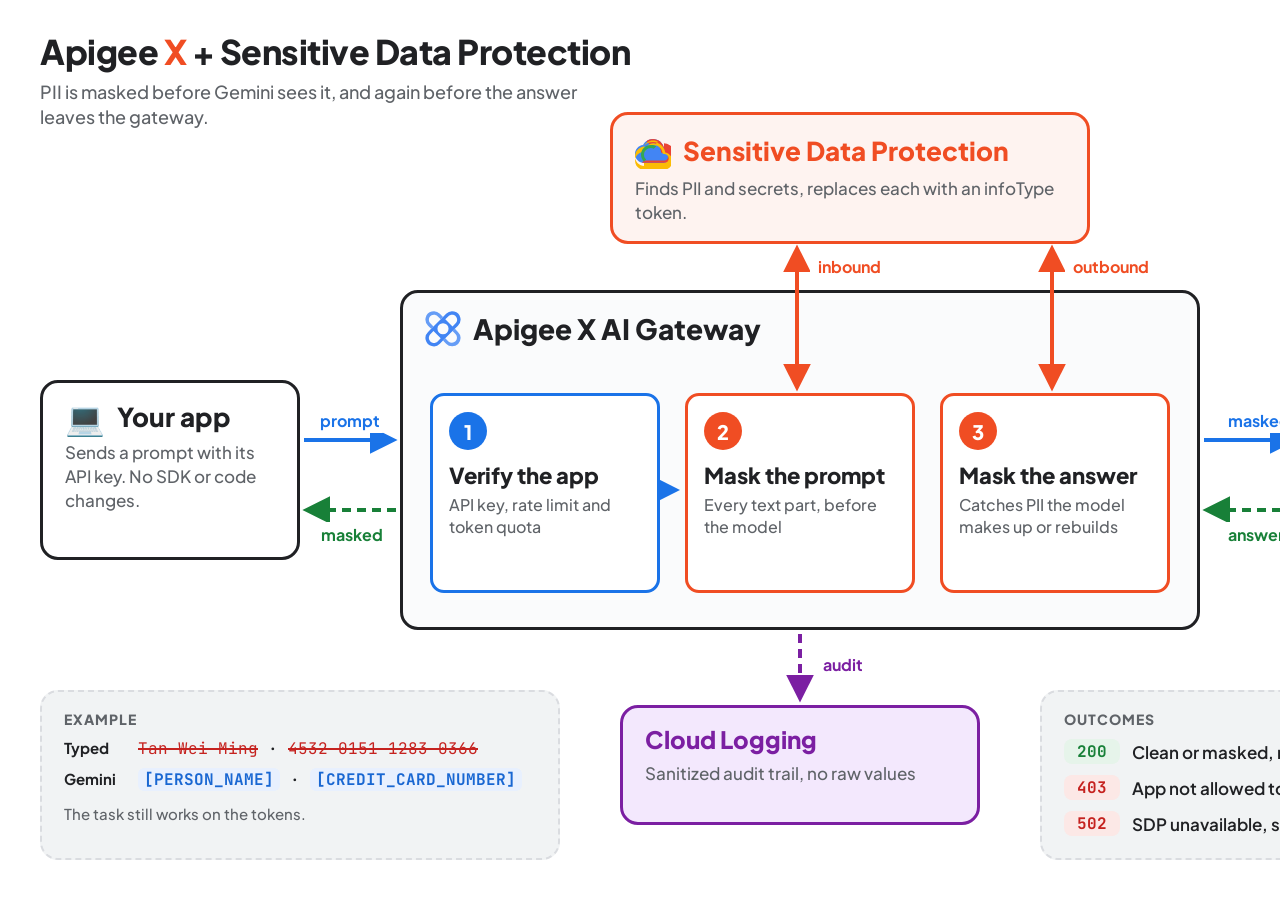
<file: docs/architecture-diagram.html>
<!DOCTYPE html>
<!--
  Architecture overview (source of truth for docs/architecture.png, also served to the Web UI modal).
  Regenerate: ./docs/render-architecture.sh   (headless Chrome, 1600x900 @2x -> 3200x1800)
  Keep it an overview: <= 6 boxes, 3 numbered gateway steps, one example, outcomes. Policy detail lives in the README.
-->
<html lang="en">
<head>
<meta charset="UTF-8">
<link href="https://fonts.googleapis.com/css2?family=JetBrains+Mono:wght@500;700&family=Plus+Jakarta+Sans:wght@500;600;700;800&display=swap" rel="stylesheet">
<style>
  :root {
    --blue: #1a73e8; --blue-d: #1967d2; --blue-l: #e8f0fe;
    --orange: #f04d23; --orange-l: #fef3f0;
    --green: #188038; --green-l: #e6f4ea;
    --red: #c5221f; --red-l: #fce8e6;
    --purple: #7b1fa2; --purple-l: #f3e8fd;
    --gray9: #202124; --gray7: #5f6368; --gray3: #dadce0; --gray1: #f1f3f4;
    --sans: "Plus Jakarta Sans", -apple-system, "Helvetica Neue", Arial, sans-serif;
    --mono: "JetBrains Mono", Menlo, monospace;
  }
  * { box-sizing: border-box; margin: 0; padding: 0; }
  body { width: 1600px; height: 900px; background: #fff; font-family: var(--sans); color: var(--gray9); position: relative; overflow: hidden; }

  .head { position: absolute; left: 40px; top: 30px; }
  .head h1 { font-size: 34px; font-weight: 800; letter-spacing: -0.5px; }
  .head h1 .x { color: var(--orange); }
  .head p { font-size: 18px; color: var(--gray7); margin-top: 6px; font-weight: 500; max-width: 540px; line-height: 1.4; }

  .box { position: absolute; border: 3px solid var(--gray9); border-radius: 18px; background: #fff; padding: 18px 22px; }
  .name { font-size: 26px; font-weight: 800; display: flex; align-items: center; gap: 12px; line-height: 1.15; }
  .name img { width: 36px; height: 36px; }
  .emoji { font-size: 32px; line-height: 1; }
  .desc { font-size: 17px; color: var(--gray7); margin-top: 8px; line-height: 1.4; font-weight: 500; }

  #client { left: 40px; top: 380px; width: 260px; height: 180px; }
  #gemini { left: 1300px; top: 380px; width: 260px; height: 180px; border-color: var(--blue); }
  #gemini .name { color: var(--blue); }
  #gemini .desc { margin-top: 4px; }
  #gemini .tag { display: inline-block; margin-top: 10px; font-size: 15px; font-weight: 700; color: var(--green); background: var(--green-l); border-radius: 999px; padding: 3px 12px; }

  #gateway { left: 400px; top: 290px; width: 800px; height: 340px; border-color: var(--gray9); background: #fafbfc; }
  #gateway .name { font-size: 28px; }
  #gateway .route { font-family: var(--mono); font-size: 16px; color: var(--gray7); font-weight: 500; margin-left: 6px; }

  .card { position: absolute; top: 100px; width: 230px; height: 200px; border-radius: 14px; border: 3px solid; background: #fff; padding: 16px 16px; }
  .card .num { width: 38px; height: 38px; border-radius: 50%; color: #fff; font-weight: 800; font-size: 20px; display: flex; align-items: center; justify-content: center; }
  .card h3 { font-size: 22px; font-weight: 800; margin-top: 12px; line-height: 1.2; }
  .card p { font-size: 16px; color: var(--gray7); margin-top: 6px; line-height: 1.35; font-weight: 500; }
  #c1 { left: 27px; border-color: var(--blue); }   #c1 .num { background: var(--blue); }
  #c2 { left: 282px; border-color: var(--orange); } #c2 .num { background: var(--orange); }
  #c3 { left: 537px; border-color: var(--orange); } #c3 .num { background: var(--orange); }

  #sdp { left: 610px; top: 112px; width: 480px; height: 132px; border-color: var(--orange); background: var(--orange-l); }
  #sdp .name { color: var(--orange); }

  #log { left: 620px; top: 705px; width: 360px; height: 120px; border-color: var(--purple); background: var(--purple-l); }
  #log .name { color: var(--purple); font-size: 24px; }

  #example { left: 40px; top: 690px; width: 520px; height: 170px; border: 2px dashed var(--gray3); background: var(--gray1); }
  #example .lbl { font-size: 14px; font-weight: 800; letter-spacing: 1px; color: var(--gray7); }
  #example .row { font-family: var(--mono); font-size: 16px; margin-top: 10px; display: flex; gap: 10px; align-items: baseline; }
  #example .row b { font-family: var(--sans); font-size: 15px; width: 64px; flex: none; }
  .raw { color: var(--red); text-decoration: line-through; text-decoration-thickness: 2px; }
  .tok { color: var(--blue-d); background: var(--blue-l); border-radius: 6px; padding: 1px 6px; font-weight: 700; }

  #outcomes { left: 1040px; top: 690px; width: 520px; height: 170px; border: 2px dashed var(--gray3); background: var(--gray1); }
  #outcomes .lbl { font-size: 14px; font-weight: 800; letter-spacing: 1px; color: var(--gray7); }
  .out { display: flex; align-items: center; gap: 12px; margin-top: 11px; font-size: 17px; font-weight: 600; }
  .code { font-family: var(--mono); font-weight: 700; font-size: 16px; border-radius: 8px; padding: 2px 10px; min-width: 56px; text-align: center; }
  .ok { color: var(--green); background: var(--green-l); }
  .no { color: var(--red); background: var(--red-l); }

  .lab { position: absolute; z-index: 6; font-size: 16px; font-weight: 700; background: #fff; padding: 2px 8px; border-radius: 6px; white-space: nowrap; }
  svg { position: absolute; inset: 0; pointer-events: none; z-index: 5; }
</style>
</head>
<body>

<div class="head">
  <h1>Apigee <span class="x">X</span> + Sensitive Data Protection</h1>
  <p>PII is masked before Gemini sees it, and again before the answer leaves the gateway.</p>
</div>

<svg width="1600" height="900" viewBox="0 0 1600 900">
  <defs>
    <marker id="mB" viewBox="0 0 10 10" refX="8" refY="5" markerWidth="7" markerHeight="7" orient="auto-start-reverse"><path d="M0,0 L10,5 L0,10 z" fill="#1a73e8"/></marker>
    <marker id="mG" viewBox="0 0 10 10" refX="8" refY="5" markerWidth="7" markerHeight="7" orient="auto-start-reverse"><path d="M0,0 L10,5 L0,10 z" fill="#188038"/></marker>
    <marker id="mO" viewBox="0 0 10 10" refX="8" refY="5" markerWidth="7" markerHeight="7" orient="auto-start-reverse"><path d="M0,0 L10,5 L0,10 z" fill="#f04d23"/></marker>
    <marker id="mP" viewBox="0 0 10 10" refX="8" refY="5" markerWidth="7" markerHeight="7" orient="auto-start-reverse"><path d="M0,0 L10,5 L0,10 z" fill="#7b1fa2"/></marker>
  </defs>
  <!-- client <-> gateway -->
  <line x1="304" y1="440" x2="392" y2="440" stroke="#1a73e8" stroke-width="4" marker-end="url(#mB)"/>
  <line x1="396" y1="510" x2="308" y2="510" stroke="#188038" stroke-width="4" stroke-dasharray="9 6" marker-end="url(#mG)"/>
  <!-- gateway <-> gemini -->
  <line x1="1204" y1="440" x2="1292" y2="440" stroke="#1a73e8" stroke-width="4" marker-end="url(#mB)"/>
  <line x1="1296" y1="510" x2="1208" y2="510" stroke="#188038" stroke-width="4" stroke-dasharray="9 6" marker-end="url(#mG)"/>
  <!-- SDP <-> steps 2 and 3 -->
  <line x1="797" y1="250" x2="797" y2="386" stroke="#f04d23" stroke-width="4" marker-start="url(#mO)" marker-end="url(#mO)"/>
  <line x1="1052" y1="250" x2="1052" y2="386" stroke="#f04d23" stroke-width="4" marker-start="url(#mO)" marker-end="url(#mO)"/>
  <!-- step arrows inside gateway -->
  <line x1="660" y1="490" x2="676" y2="490" stroke="#5f6368" stroke-width="3" marker-end="url(#mB)"/>
  <!-- gateway -> logging -->
  <line x1="800" y1="634" x2="800" y2="697" stroke="#7b1fa2" stroke-width="4" stroke-dasharray="9 6" marker-end="url(#mP)"/>
</svg>

<div class="lab" style="left:312px; top:408px; color:#1a73e8;">prompt</div>
<div class="lab" style="left:313px; top:522px; color:#188038;">masked</div>
<div class="lab" style="left:1220px; top:408px; color:#1a73e8;">masked</div>
<div class="lab" style="left:1220px; top:522px; color:#188038;">answer</div>
<div class="lab" style="left:810px; top:254px; color:#f04d23;">inbound</div>
<div class="lab" style="left:1065px; top:254px; color:#f04d23;">outbound</div>
<div class="lab" style="left:815px; top:652px; color:#7b1fa2;">audit</div>

<div class="box" id="client">
  <div class="name"><span class="emoji">💻</span>Your app</div>
  <div class="desc">Sends a prompt with its API key. No SDK or code changes.</div>
</div>

<div class="box" id="sdp">
  <div class="name"><img src="../WebUI/static/assets/gcp-logo.svg" alt="">Sensitive Data Protection</div>
  <div class="desc">Finds PII and secrets, replaces each with an infoType token.</div>
</div>

<div class="box" id="gateway">
  <div class="name"><img src="../WebUI/static/assets/apigee-logo.svg" alt="">Apigee X AI Gateway</div>
  <div class="card" id="c1">
    <div class="num">1</div>
    <h3>Verify the app</h3>
    <p>API key, rate limit and token quota</p>
  </div>
  <div class="card" id="c2">
    <div class="num">2</div>
    <h3>Mask the prompt</h3>
    <p>Every text part, before the model</p>
  </div>
  <div class="card" id="c3">
    <div class="num">3</div>
    <h3>Mask the answer</h3>
    <p>Catches PII the model makes up or rebuilds</p>
  </div>
</div>

<div class="box" id="gemini">
  <div class="name"><img src="../WebUI/static/assets/gcp-logo.svg" alt="">Gemini</div>
  <div class="desc">on Vertex AI</div>
  <div class="tag">sees no raw PII</div>
</div>

<div class="box" id="log">
  <div class="name">Cloud Logging</div>
  <div class="desc">Sanitized audit trail, no raw values</div>
</div>

<div class="box" id="example">
  <div class="lbl">EXAMPLE</div>
  <div class="row"><b>Typed</b><span><span class="raw">Tan Wei Ming</span> · <span class="raw">4532 0151 1283 0366</span></span></div>
  <div class="row"><b>Gemini</b><span><span class="tok">[PERSON_NAME]</span> · <span class="tok">[CREDIT_CARD_NUMBER]</span></span></div>
  <div class="row" style="font-family:var(--sans);font-size:15px;color:#5f6368;font-weight:500;margin-top:14px;">The task still works on the tokens.</div>
</div>

<div class="box" id="outcomes">
  <div class="lbl">OUTCOMES</div>
  <div class="out"><span class="code ok">200</span>Clean or masked, request completes</div>
  <div class="out"><span class="code no">403</span>App not allowed to switch SDP off</div>
  <div class="out"><span class="code no">502</span>SDP unavailable, so fail closed</div>
</div>

</body>
</html>
</file>
